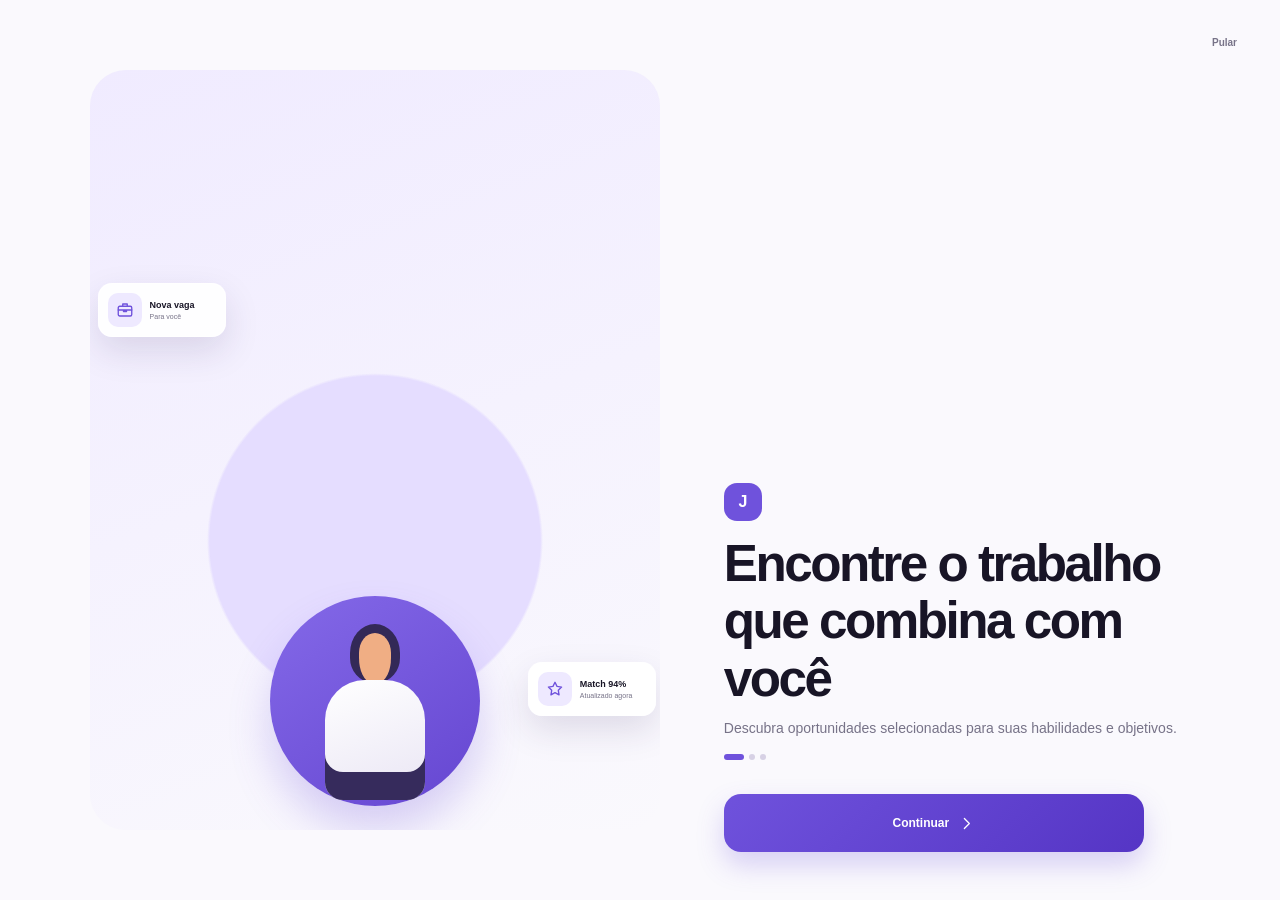
<file: index.html>
<!doctype html>
<html lang="pt-BR">
<head>
  <meta charset="utf-8">
  <meta name="viewport" content="width=device-width,initial-scale=1,viewport-fit=cover">
  <meta name="theme-color" content="#6f52dc">
  <meta name="description" content="Jobie — encontre vagas, salve oportunidades e acompanhe suas candidaturas.">
  <meta name="color-scheme" content="light">
  <meta name="apple-mobile-web-app-capable" content="yes">
  <meta name="apple-mobile-web-app-status-bar-style" content="default">
  <meta name="apple-mobile-web-app-title" content="Jobie">
  <link rel="manifest" href="./manifest.webmanifest">
  <link rel="icon" href="./assets/icons/icon-192.svg" type="image/svg+xml">
  <link rel="stylesheet" href="./assets/css/app.css">
  <title>Jobie — Portal de Vagas</title>
</head>
<body>
  <div class="app-layout">
    <main class="app-shell">
      <div id="network-status" class="network-status" role="status"></div>

      <section id="view" class="view" aria-live="polite"></section>

      <nav id="bottom-nav" class="bottom-nav" aria-label="Navegação principal">
        <a class="nav-brand" href="#/home" aria-label="Jobie — início"><span class="brand-mark">J</span><strong>jobie</strong></a>
        <button data-route="home" class="active">
          <span><svg class="icon" aria-hidden="true"><use href="#i-home"></use></svg></span>
          <small>Início</small>
        </button>
        <button data-route="search">
          <span><svg class="icon" aria-hidden="true"><use href="#i-search"></use></svg></span>
          <small>Buscar</small>
        </button>
        <button data-route="applications">
          <span><svg class="icon" aria-hidden="true"><use href="#i-document"></use></svg></span>
          <small>Candidaturas</small>
        </button>
        <button data-route="profile">
          <span><svg class="icon" aria-hidden="true"><use href="#i-user"></use></svg></span>
          <small>Perfil</small>
        </button>
        <span class="nav-spacer" aria-hidden="true"></span>
      </nav>

      <div id="modal" class="modal" aria-hidden="true">
        <section class="modal-sheet" role="dialog" aria-modal="true"></section>
      </div>

      <div id="toast" class="toast" role="status"></div>
      <section id="onboarding" class="onboarding" hidden></section>
    </main>
  </div>

  <svg class="svg-sprite" aria-hidden="true">
    <defs>
      <symbol id="i-home" viewBox="0 0 24 24"><path d="M3 11.5 12 4l9 7.5"/><path d="M5.5 10.5V20h13v-9.5"/><path d="M9.5 20v-6h5v6"/></symbol>
      <symbol id="i-search" viewBox="0 0 24 24"><circle cx="10.8" cy="10.8" r="6.8"/><path d="m16 16 4.5 4.5"/></symbol>
      <symbol id="i-document" viewBox="0 0 24 24"><path d="M6 3.5h8l4 4V21H6z"/><path d="M14 3.5V8h4M9 12h6M9 16h6"/></symbol>
      <symbol id="i-user" viewBox="0 0 24 24"><circle cx="12" cy="8" r="4"/><path d="M4.5 21c.8-4.2 3.2-6.3 7.5-6.3s6.7 2.1 7.5 6.3"/></symbol>
      <symbol id="i-bookmark" viewBox="0 0 24 24"><path d="M6.5 4.5A1.5 1.5 0 0 1 8 3h8a1.5 1.5 0 0 1 1.5 1.5V21L12 17.5 6.5 21z"/></symbol>
      <symbol id="i-bell" viewBox="0 0 24 24"><path d="M6 9a6 6 0 0 1 12 0c0 7 3 7 3 8.5H3C3 16 6 16 6 9Z"/><path d="M10 21h4"/></symbol>
      <symbol id="i-arrow-left" viewBox="0 0 24 24"><path d="m15 5-7 7 7 7"/></symbol>
      <symbol id="i-arrow-right" viewBox="0 0 24 24"><path d="m9 5 7 7-7 7"/></symbol>
      <symbol id="i-chevron-right" viewBox="0 0 24 24"><path d="m9 5 7 7-7 7"/></symbol>
      <symbol id="i-sliders" viewBox="0 0 24 24"><path d="M4 7h10M18 7h2M4 17h2M10 17h10"/><circle cx="16" cy="7" r="2"/><circle cx="8" cy="17" r="2"/></symbol>
      <symbol id="i-send" viewBox="0 0 24 24"><path d="m4 5 17 7-17 7 3-7z"/><path d="M7 12h14"/></symbol>
      <symbol id="i-calendar" viewBox="0 0 24 24"><rect x="3.5" y="5.5" width="17" height="15" rx="2"/><path d="M8 3v5M16 3v5M3.5 10h17"/></symbol>
      <symbol id="i-location" viewBox="0 0 24 24"><path d="M19 10c0 5-7 11-7 11S5 15 5 10a7 7 0 1 1 14 0Z"/><circle cx="12" cy="10" r="2.3"/></symbol>
      <symbol id="i-briefcase" viewBox="0 0 24 24"><rect x="3" y="7" width="18" height="13" rx="2"/><path d="M9 7V4h6v3M3 12h18M10 12v2h4v-2"/></symbol>
      <symbol id="i-check" viewBox="0 0 24 24"><path d="m5 12 4.5 4.5L19 7"/></symbol>
      <symbol id="i-close" viewBox="0 0 24 24"><path d="m6 6 12 12M18 6 6 18"/></symbol>
      <symbol id="i-star" viewBox="0 0 24 24"><path d="m12 3 2.7 5.5 6.1.9-4.4 4.3 1 6.1-5.4-2.9-5.4 2.9 1-6.1-4.4-4.3 6.1-.9z"/></symbol>
      <symbol id="i-edit" viewBox="0 0 24 24"><path d="m4 16-.8 4.8L8 20l11-11-4-4zM13.5 6.5l4 4"/></symbol>
      <symbol id="i-more" viewBox="0 0 24 24"><circle cx="5" cy="12" r="1"/><circle cx="12" cy="12" r="1"/><circle cx="19" cy="12" r="1"/></symbol>
      <symbol id="i-eye" viewBox="0 0 24 24"><path d="M2.5 12S6 6.5 12 6.5 21.5 12 21.5 12 18 17.5 12 17.5 2.5 12 2.5 12Z"/><circle cx="12" cy="12" r="2.5"/></symbol>
      <symbol id="i-graduation" viewBox="0 0 24 24"><path d="m2.5 9 9.5-5 9.5 5-9.5 5z"/><path d="M6 11.5V16c3.5 3 8.5 3 12 0v-4.5M21.5 9v7"/></symbol>
      <symbol id="i-shield" viewBox="0 0 24 24"><path d="M12 3 20 6v6c0 5.2-3.2 8-8 9-4.8-1-8-3.8-8-9V6z"/><path d="m8.5 12 2.2 2.2 4.8-5"/></symbol>
      <symbol id="i-download" viewBox="0 0 24 24"><path d="M12 3v12M7 10l5 5 5-5M4 20h16"/></symbol>
      <symbol id="i-code" viewBox="0 0 24 24"><path d="m8 6-6 6 6 6M16 6l6 6-6 6M14 4l-4 16"/></symbol>
      <symbol id="i-palette" viewBox="0 0 24 24"><path d="M12 3a9 9 0 0 0 0 18h1.5a2 2 0 0 0 0-4H12a2 2 0 0 1 0-4h5.5A3.5 3.5 0 0 0 21 9.5 9 9 0 0 0 12 3Z"/><circle cx="7.5" cy="10" r="1"/><circle cx="10" cy="6.5" r="1"/><circle cx="15" cy="7" r="1"/></symbol>
      <symbol id="i-chart" viewBox="0 0 24 24"><path d="M4 20V10M10 20V4M16 20v-7M22 20H2"/></symbol>
      <symbol id="i-users" viewBox="0 0 24 24"><circle cx="9" cy="8" r="3.5"/><path d="M2.5 20c.5-4 2.6-6 6.5-6s6 2 6.5 6"/><circle cx="17.5" cy="9" r="2.5"/><path d="M16.5 14c3.3-.3 5 1.4 5.5 5"/></symbol>
    </defs>
  </svg>

  <script src="./assets/js/jobs.js" defer></script>
  <script src="./assets/js/app.js" defer></script>
</body>
</html>
</file>
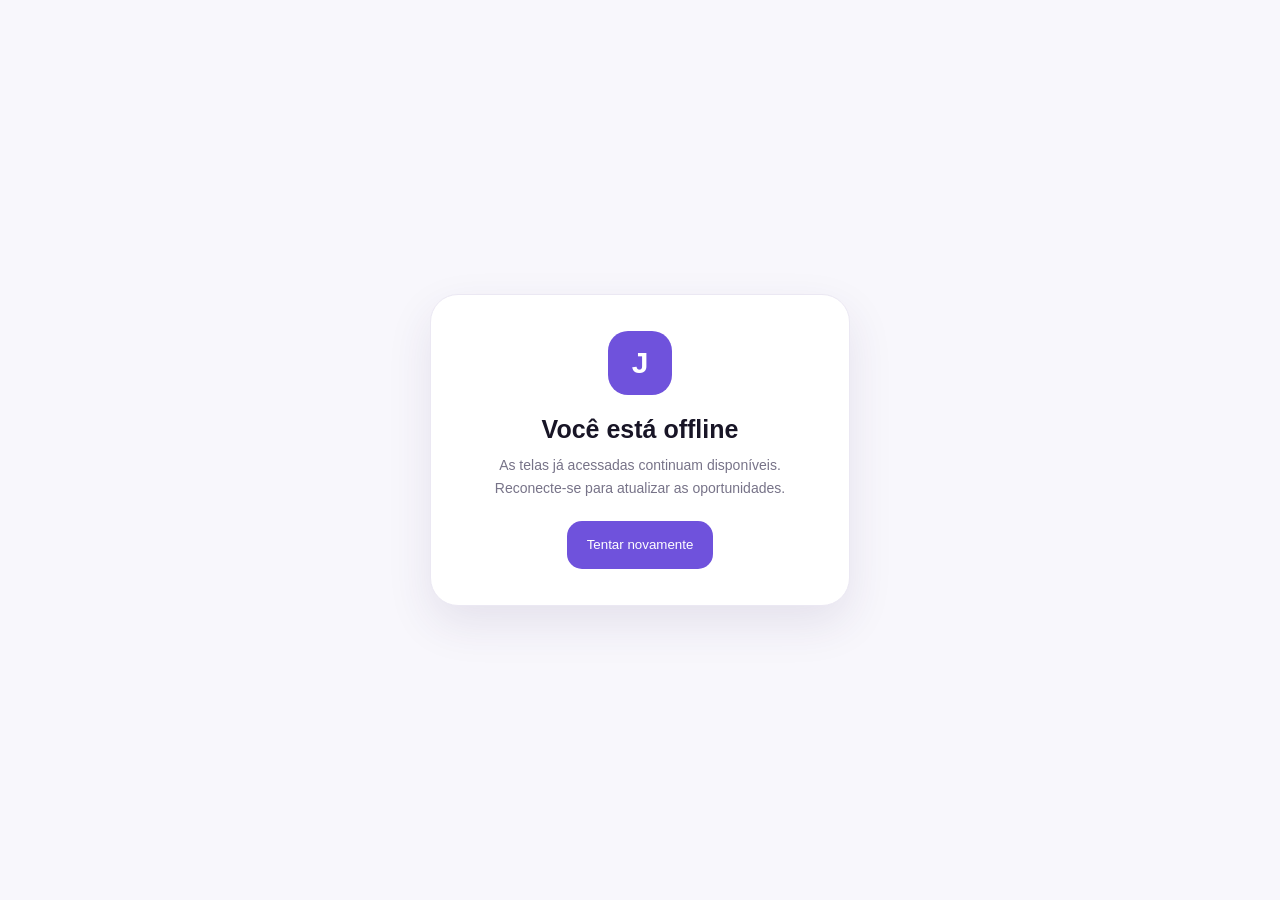
<file: offline.html>
<!doctype html>
<html lang="pt-BR">
<head>
  <meta charset="utf-8">
  <meta name="viewport" content="width=device-width,initial-scale=1">
  <meta name="theme-color" content="#6f52dc">
  <title>Jobie — Sem conexão</title>
  <style>
    *{box-sizing:border-box}body{min-height:100vh;margin:0;display:grid;place-items:center;padding:24px;color:#181526;background:#f8f7fc;font-family:Inter,-apple-system,BlinkMacSystemFont,"Segoe UI",sans-serif}.card{width:min(420px,100%);padding:36px;text-align:center;background:#fff;border:1px solid #ebe8f3;border-radius:28px;box-shadow:0 18px 45px rgba(54,41,102,.1)}.logo{width:64px;height:64px;display:grid;place-items:center;margin:0 auto 20px;color:#fff;background:#6f52dc;border-radius:20px;font-size:30px;font-weight:900}h1{margin:0 0 10px;font-size:25px}p{margin:0 0 22px;color:#777388;font-size:14px;line-height:1.6}button{min-height:48px;padding:0 20px;color:#fff;background:#6f52dc;border:0;border-radius:15px;font:700 13px inherit;cursor:pointer}
  </style>
</head>
<body>
  <main class="card">
    <div class="logo">J</div>
    <h1>Você está offline</h1>
    <p>As telas já acessadas continuam disponíveis. Reconecte-se para atualizar as oportunidades.</p>
    <button onclick="location.reload()">Tentar novamente</button>
  </main>
</body>
</html>
</file>
<file: assets/css/app.css>
:root {
  --purple: #6f52dc;
  --purple-dark: #5535c5;
  --purple-soft: #eee9ff;
  --ink: #181526;
  --muted: #777388;
  --line: #ebe8f3;
  --surface: #ffffff;
  --canvas: #f8f7fc;
  --green: #1eae88;
  --orange: #ff8a65;
  --shadow: 0 16px 45px rgba(54, 41, 102, .12);
  --radius-xl: 28px;
  --radius-lg: 22px;
  --radius-md: 16px;
  font-family: Inter, ui-sans-serif, -apple-system, BlinkMacSystemFont, "Segoe UI", sans-serif;
  color: var(--ink);
  background: #4f34b6;
  font-synthesis: none;
  text-rendering: optimizeLegibility;
}

* {
  box-sizing: border-box;
}

html,
body {
  width: 100%;
  min-height: 100%;
  margin: 0;
}

body {
  overflow: hidden;
  background:
    radial-gradient(circle at 15% 25%, rgba(255, 255, 255, .12), transparent 24rem),
    linear-gradient(135deg, #7558e6, #4b2daf);
}

button,
input,
textarea {
  font: inherit;
}

button {
  border: 0;
  cursor: pointer;
}

button,
a,
input,
textarea {
  -webkit-tap-highlight-color: transparent;
}

button:focus-visible,
input:focus-visible,
textarea:focus-visible,
[tabindex]:focus-visible {
  outline: 3px solid rgba(111, 82, 220, .25);
  outline-offset: 2px;
}

h1,
h2,
h3,
p {
  margin-top: 0;
}

.svg-sprite {
  position: fixed;
  width: 0;
  height: 0;
  overflow: hidden;
}

.icon {
  width: 21px;
  height: 21px;
  display: inline-block;
  fill: none;
  stroke: currentColor;
  stroke-width: 1.8;
  stroke-linecap: round;
  stroke-linejoin: round;
  pointer-events: none;
}

.app-layout {
  min-height: 100dvh;
  display: grid;
  grid-template-columns: minmax(360px, .9fr) minmax(500px, 1.1fr);
}

.desktop-panel {
  min-height: 100dvh;
  padding: clamp(34px, 5vw, 76px);
  color: #fff;
  position: relative;
  overflow: hidden;
  display: flex;
  flex-direction: column;
  justify-content: space-between;
}

.desktop-brand {
  color: #fff;
  display: inline-flex;
  align-items: center;
  gap: 12px;
  text-decoration: none;
  font-size: 28px;
  font-weight: 800;
  letter-spacing: -.8px;
  z-index: 2;
}

.brand-mark {
  width: 48px;
  height: 48px;
  display: inline-grid;
  place-items: center;
  border-radius: 16px;
  background: #fff;
  color: var(--purple);
  font-weight: 900;
  box-shadow: 0 12px 28px rgba(32, 19, 84, .2);
}

.brand-mark.small {
  width: 38px;
  height: 38px;
  border-radius: 13px;
  background: var(--purple);
  color: #fff;
  box-shadow: none;
}

.desktop-copy {
  max-width: 620px;
  position: relative;
  z-index: 2;
}

.desktop-pill {
  display: inline-flex;
  padding: 9px 14px;
  border-radius: 999px;
  background: rgba(255, 255, 255, .13);
  border: 1px solid rgba(255, 255, 255, .15);
  font-size: 13px;
  font-weight: 700;
  margin-bottom: 24px;
}

.desktop-copy h1 {
  font-size: clamp(44px, 5vw, 76px);
  line-height: .98;
  letter-spacing: -4px;
  margin-bottom: 26px;
  max-width: 720px;
}

.desktop-copy > p {
  color: rgba(255, 255, 255, .74);
  font-size: clamp(16px, 1.4vw, 20px);
  line-height: 1.65;
  max-width: 600px;
}

.desktop-points {
  display: grid;
  gap: 12px;
  margin-top: 30px;
  font-size: 14px;
  font-weight: 650;
}

.desktop-points span {
  display: flex;
  align-items: center;
  gap: 11px;
}

.desktop-points i {
  width: 23px;
  height: 23px;
  display: grid;
  place-items: center;
  font-style: normal;
  border-radius: 50%;
  color: #4b2daf;
  background: #fff;
}

.desktop-note {
  color: rgba(255, 255, 255, .55);
  z-index: 2;
}

.desktop-orbit {
  position: absolute;
  border: 1px solid rgba(255, 255, 255, .1);
  border-radius: 50%;
  pointer-events: none;
}

.orbit-one {
  width: 520px;
  height: 520px;
  right: -260px;
  top: 70px;
}

.orbit-two {
  width: 760px;
  height: 760px;
  right: -320px;
  bottom: -440px;
}

.app-shell {
  width: min(560px, calc(100% - 48px));
  height: min(900px, calc(100dvh - 48px));
  align-self: center;
  justify-self: center;
  position: relative;
  display: flex;
  flex-direction: column;
  background: var(--canvas);
  border: 8px solid rgba(255, 255, 255, .6);
  border-radius: 38px;
  box-shadow: 0 32px 80px rgba(29, 18, 78, .35);
  overflow: hidden;
}

.view {
  min-height: 0;
  flex: 1;
  padding: 28px 24px 0;
  overflow-y: auto;
  overscroll-behavior: contain;
  scroll-behavior: smooth;
  scrollbar-width: none;
}

.view::-webkit-scrollbar,
.featured-row::-webkit-scrollbar {
  display: none;
}

.page-header {
  min-height: 64px;
  display: flex;
  align-items: center;
  justify-content: space-between;
  gap: 14px;
  margin-bottom: 20px;
}

.page-header.compact {
  min-height: 46px;
}

.page-header h1 {
  font-size: 25px;
  line-height: 1.15;
  letter-spacing: -.8px;
  margin: 3px 0 0;
}

.page-header.compact h1 {
  font-size: 18px;
  margin: 0;
  flex: 1;
  text-align: center;
}

.page-header.compact::after {
  content: "";
  width: 44px;
}

.page-header.compact:has(.icon-button:last-child)::after {
  display: none;
}

.eyebrow {
  display: block;
  color: var(--purple);
  font-size: 11px;
  line-height: 1;
  font-weight: 800;
  text-transform: uppercase;
  letter-spacing: 1.2px;
}

.icon-button {
  width: 44px;
  height: 44px;
  display: inline-grid;
  place-items: center;
  color: var(--ink);
  background: var(--surface);
  border: 1px solid var(--line);
  border-radius: 15px;
}

.icon-button.active {
  color: var(--purple);
  background: var(--purple-soft);
  border-color: transparent;
}

.home-head {
  display: grid;
  grid-template-columns: 48px 1fr 44px;
  gap: 12px;
  align-items: center;
  margin-bottom: 22px;
}

.avatar {
  width: 48px;
  height: 48px;
  display: grid;
  place-items: center;
  position: relative;
  color: #fff;
  background: linear-gradient(145deg, #f69b73, #845ee8);
  border-radius: 17px;
  font-size: 13px;
  font-weight: 850;
  box-shadow: 0 9px 24px rgba(111, 82, 220, .2);
}

.online-dot {
  position: absolute;
  right: -1px;
  bottom: -1px;
  width: 13px;
  height: 13px;
  border: 3px solid var(--canvas);
  border-radius: 50%;
  background: #28bf8e;
}

.home-greeting span {
  color: var(--muted);
  font-size: 12px;
  font-weight: 650;
}

.home-greeting h1 {
  font-size: 18px;
  line-height: 1.25;
  letter-spacing: -.45px;
  margin: 3px 0 0;
}

.notification {
  position: relative;
}

.notification i {
  position: absolute;
  top: 9px;
  right: 10px;
  width: 7px;
  height: 7px;
  background: #ff725e;
  border: 2px solid #fff;
  border-radius: 50%;
}

.search-hero {
  height: 58px;
  display: grid;
  grid-template-columns: 24px 1fr 42px;
  align-items: center;
  gap: 10px;
  padding: 7px 8px 7px 18px;
  color: var(--muted);
  background: var(--surface);
  border: 1px solid var(--line);
  border-radius: 18px;
  box-shadow: 0 10px 30px rgba(55, 44, 96, .05);
}

.search-hero input,
.search-field input {
  width: 100%;
  min-width: 0;
  color: var(--ink);
  background: transparent;
  border: 0;
  outline: 0;
  font-size: 13px;
}

.search-hero input::placeholder,
.search-field input::placeholder {
  color: #aaa6b6;
}

.search-hero button {
  width: 42px;
  height: 42px;
  display: grid;
  place-items: center;
  color: #fff;
  background: var(--purple);
  border-radius: 13px;
}

.stats-card {
  min-height: 104px;
  display: grid;
  grid-template-columns: 1fr 1px 1fr;
  align-items: center;
  gap: 16px;
  padding: 18px;
  margin: 18px 0 26px;
  color: #fff;
  background:
    radial-gradient(circle at 90% 10%, rgba(255, 255, 255, .22), transparent 6rem),
    linear-gradient(130deg, #6f52dc, #8467ea);
  border-radius: 23px;
  box-shadow: 0 15px 32px rgba(111, 82, 220, .24);
}

.stats-card > div {
  display: grid;
  grid-template-columns: 36px 1fr;
  grid-template-rows: auto auto;
  column-gap: 10px;
  align-items: center;
}

.stat-icon {
  width: 36px;
  height: 36px;
  display: grid;
  place-items: center;
  grid-row: 1 / 3;
  border-radius: 12px;
  background: rgba(255, 255, 255, .16);
}

.stat-icon .icon {
  width: 18px;
}

.stats-card strong {
  font-size: 22px;
  line-height: 1;
}

.stats-card small {
  margin-top: 5px;
  color: rgba(255, 255, 255, .7);
  font-size: 10px;
}

.stats-divider {
  width: 1px;
  height: 46px;
  background: rgba(255, 255, 255, .2);
}

.section-title {
  min-height: 28px;
  display: flex;
  align-items: center;
  justify-content: space-between;
  gap: 16px;
  margin: 24px 0 12px;
}

.section-title h2 {
  margin: 0;
  font-size: 17px;
  letter-spacing: -.35px;
}

.section-title button {
  padding: 6px 0;
  color: var(--purple);
  background: transparent;
  font-size: 11px;
  font-weight: 750;
}

.category-grid {
  display: grid;
  grid-template-columns: 1fr 1fr;
  gap: 11px;
}

.category-card {
  min-height: 72px;
  display: flex;
  align-items: center;
  gap: 11px;
  padding: 12px;
  text-align: left;
  color: var(--ink);
  background: var(--surface);
  border: 1px solid var(--line);
  border-radius: 17px;
  transition: transform .18s ease, box-shadow .18s ease;
}

.category-card:active {
  transform: scale(.98);
}

.category-icon {
  width: 42px;
  height: 42px;
  display: grid;
  place-items: center;
  flex: 0 0 auto;
  color: var(--category);
  background: color-mix(in srgb, var(--category) 13%, white);
  border-radius: 14px;
}

.category-icon .icon {
  width: 20px;
}

.category-card strong,
.category-card small {
  display: block;
}

.category-card strong {
  font-size: 12px;
  margin-bottom: 5px;
}

.category-card small {
  color: var(--muted);
  font-size: 9px;
}

.featured-row {
  display: grid;
  grid-auto-flow: column;
  grid-auto-columns: 76%;
  gap: 13px;
  margin: 0 -24px;
  padding: 0 24px 8px;
  overflow-x: auto;
  overscroll-behavior-inline: contain;
  scroll-snap-type: inline mandatory;
  scrollbar-width: none;
}

.feature-card {
  min-height: 210px;
  padding: 17px;
  position: relative;
  color: var(--ink);
  background: var(--surface);
  border: 1px solid var(--line);
  border-radius: 22px;
  scroll-snap-align: start;
  box-shadow: 0 10px 28px rgba(55, 44, 96, .05);
}

.feature-card:nth-child(2n) {
  background: #f2eeff;
  border-color: transparent;
}

.feature-top {
  display: flex;
  justify-content: space-between;
  margin-bottom: 18px;
}

.company-logo {
  width: 47px;
  height: 47px;
  display: inline-grid;
  place-items: center;
  flex: 0 0 auto;
  color: #fff;
  background:
    linear-gradient(145deg, color-mix(in srgb, var(--logo) 72%, white), var(--logo));
  border-radius: 15px;
  font-size: 13px;
  font-weight: 900;
  letter-spacing: -.5px;
  box-shadow: 0 9px 20px color-mix(in srgb, var(--logo) 20%, transparent);
}

.company-logo.large {
  width: 66px;
  height: 66px;
  margin-bottom: 16px;
  border-radius: 21px;
  font-size: 18px;
}

.save-button {
  width: 37px;
  height: 37px;
  display: grid;
  place-items: center;
  color: #9995a8;
  background: #f5f3f9;
  border-radius: 12px;
}

.save-button .icon {
  width: 18px;
}

.save-button.saved,
.secondary-action.saved {
  color: var(--purple);
  background: var(--purple-soft);
}

.save-button.saved .icon,
.secondary-action.saved .icon,
.icon-button.active .icon {
  fill: currentColor;
}

.job-kicker {
  display: block;
  color: var(--muted);
  font-size: 10px;
  font-weight: 650;
  margin-bottom: 6px;
}

.feature-card h3,
.job-card h3,
.application-card h3 {
  margin: 0;
  line-height: 1.3;
  letter-spacing: -.25px;
}

.feature-card h3 {
  max-width: 90%;
  min-height: 42px;
  font-size: 16px;
}

.tag-row,
.detail-tags,
.skill-tags {
  display: flex;
  flex-wrap: wrap;
  gap: 7px;
}

.tag-row {
  margin-top: 14px;
}

.tag-row span,
.detail-tags span,
.skill-tags span {
  display: inline-flex;
  align-items: center;
  min-height: 27px;
  padding: 6px 9px;
  color: #6e687d;
  background: #f4f2f8;
  border-radius: 8px;
  font-size: 9px;
  font-weight: 650;
}

.feature-meta {
  display: flex;
  align-items: end;
  justify-content: space-between;
  gap: 12px;
  margin-top: 17px;
}

.feature-meta strong {
  color: var(--purple);
  font-size: 13px;
}

.feature-meta small {
  display: flex;
  align-items: center;
  gap: 3px;
  color: var(--muted);
  font-size: 9px;
}

.feature-meta .icon {
  width: 13px;
  height: 13px;
}

.job-list {
  display: grid;
  gap: 12px;
}

.job-card {
  min-height: 128px;
  display: grid;
  grid-template-columns: 48px 1fr 36px;
  align-items: start;
  gap: 12px;
  padding: 16px;
  color: var(--ink);
  background: var(--surface);
  border: 1px solid var(--line);
  border-radius: 20px;
  box-shadow: 0 8px 24px rgba(55, 44, 96, .035);
}

.job-card.compact {
  min-height: 118px;
}

.job-card-body {
  min-width: 0;
}

.job-card h3 {
  padding-right: 4px;
  font-size: 14px;
}

.job-meta {
  display: flex;
  flex-wrap: wrap;
  gap: 9px;
  margin-top: 10px;
  color: var(--muted);
  font-size: 9px;
}

.job-meta span {
  display: flex;
  align-items: center;
  gap: 3px;
}

.job-meta .icon {
  width: 13px;
  height: 13px;
}

.job-card-bottom {
  display: flex;
  align-items: center;
  justify-content: space-between;
  gap: 10px;
  margin-top: 12px;
}

.job-card-bottom strong {
  color: var(--purple);
  font-size: 11px;
}

.job-card-bottom small {
  color: #aaa6b4;
  font-size: 8px;
}

.job-card > .save-button {
  width: 34px;
  height: 34px;
}

.bottom-nav {
  min-height: 76px;
  display: grid;
  grid-template-columns: repeat(4, 1fr);
  flex: 0 0 auto;
  padding: 9px 12px calc(8px + env(safe-area-inset-bottom));
  background: rgba(255, 255, 255, .96);
  border-top: 1px solid var(--line);
  backdrop-filter: blur(16px);
  transition: margin .2s ease, opacity .2s ease;
  z-index: 30;
}

.bottom-nav.is-hidden {
  display: none;
}

.bottom-nav button {
  display: grid;
  place-items: center;
  align-content: center;
  gap: 3px;
  color: #aaa6b6;
  background: transparent;
  border-radius: 13px;
}

.bottom-nav button span {
  width: 36px;
  height: 28px;
  display: grid;
  place-items: center;
  border-radius: 11px;
}

.bottom-nav button small {
  font-size: 9px;
  font-weight: 700;
}

.bottom-nav button.active {
  color: var(--purple);
}

.bottom-nav button.active span {
  background: var(--purple-soft);
}

.bottom-nav button.active .icon {
  stroke-width: 2.1;
}

.search-toolbar {
  display: grid;
  grid-template-columns: 1fr 51px;
  gap: 10px;
  margin-bottom: 16px;
}

.search-field {
  min-height: 51px;
  display: grid;
  grid-template-columns: 23px 1fr;
  align-items: center;
  gap: 8px;
  padding: 0 15px;
  color: var(--muted);
  background: var(--surface);
  border: 1px solid var(--line);
  border-radius: 16px;
}

.filter-button {
  position: relative;
  display: grid;
  place-items: center;
  color: #fff;
  background: var(--purple);
  border-radius: 16px;
}

.filter-button b {
  position: absolute;
  top: -6px;
  right: -5px;
  width: 20px;
  height: 20px;
  display: grid;
  place-items: center;
  color: #fff;
  background: #ff725e;
  border: 2px solid var(--canvas);
  border-radius: 50%;
  font-size: 8px;
}

.active-filters {
  display: flex;
  align-items: center;
  gap: 7px;
  padding-bottom: 4px;
  margin: 0 -24px 8px;
  padding-left: 24px;
  padding-right: 24px;
  overflow-x: auto;
  scrollbar-width: none;
}

.summary-chip {
  min-width: max-content;
  display: inline-flex;
  align-items: center;
  gap: 5px;
  padding: 7px 10px;
  color: var(--purple);
  background: var(--purple-soft);
  border-radius: 999px;
  font-size: 9px;
  font-weight: 700;
}

.summary-chip .icon {
  width: 12px;
  height: 12px;
}

.active-filters > button:last-child:not(.summary-chip) {
  padding: 7px;
  color: var(--muted);
  background: transparent;
  font-size: 9px;
  font-weight: 700;
}

.result-line {
  display: flex;
  justify-content: space-between;
  align-items: center;
  gap: 12px;
  margin: 16px 0 12px;
}

.result-line strong {
  font-size: 13px;
}

.result-line span {
  color: var(--muted);
  font-size: 9px;
}

.job-detail-hero {
  text-align: center;
  padding: 8px 10px 23px;
}

.job-detail-hero .company-logo {
  display: grid;
  margin-left: auto;
  margin-right: auto;
}

.job-detail-hero h2 {
  max-width: 340px;
  margin: 8px auto 8px;
  font-size: 24px;
  letter-spacing: -.75px;
}

.job-detail-hero > p {
  display: flex;
  align-items: center;
  justify-content: center;
  gap: 4px;
  color: var(--muted);
  font-size: 11px;
}

.job-detail-hero > p .icon {
  width: 15px;
  height: 15px;
}

.detail-tags {
  justify-content: center;
  margin-top: 16px;
}

.detail-tags span {
  color: var(--purple);
  background: var(--purple-soft);
}

.salary-card {
  display: grid;
  grid-template-columns: 1.3fr 1fr;
  gap: 1px;
  padding: 1px;
  background: var(--line);
  border-radius: 18px;
  overflow: hidden;
}

.salary-card div {
  display: grid;
  gap: 6px;
  padding: 15px;
  background: var(--surface);
}

.salary-card small {
  color: var(--muted);
  font-size: 9px;
}

.salary-card strong {
  font-size: 12px;
}

.detail-section {
  padding: 21px 0;
  border-bottom: 1px solid var(--line);
}

.detail-section h3 {
  font-size: 15px;
  margin-bottom: 10px;
}

.detail-section p,
.detail-section li {
  color: #666173;
  font-size: 11px;
  line-height: 1.75;
}

.detail-section p {
  margin-bottom: 0;
}

.detail-section ul {
  display: grid;
  gap: 8px;
  padding: 0;
  margin: 0;
  list-style: none;
}

.detail-section li {
  position: relative;
  padding-left: 17px;
}

.detail-section li::before {
  content: "";
  width: 6px;
  height: 6px;
  position: absolute;
  left: 0;
  top: 7px;
  background: var(--purple);
  border-radius: 50%;
  box-shadow: 0 0 0 4px var(--purple-soft);
}

.skill-tags span {
  color: var(--purple);
  background: var(--purple-soft);
}

.company-card {
  display: grid;
  grid-template-columns: 47px 1fr 20px;
  align-items: center;
  gap: 12px;
  padding: 16px;
  margin: 20px 0;
  background: var(--surface);
  border: 1px solid var(--line);
  border-radius: 18px;
}

.company-card strong,
.company-card small {
  display: block;
}

.company-card strong {
  font-size: 12px;
}

.company-card small {
  color: var(--green);
  font-size: 9px;
  margin-top: 5px;
}

.company-card > .icon {
  color: var(--muted);
  width: 17px;
}

.detail-action {
  position: sticky;
  bottom: 0;
  display: grid;
  grid-template-columns: 52px 1fr;
  gap: 10px;
  padding: 13px 0 calc(13px + env(safe-area-inset-bottom));
  background: linear-gradient(transparent, var(--canvas) 12%, var(--canvas));
  z-index: 20;
}

.secondary-action {
  min-height: 52px;
  display: grid;
  place-items: center;
  color: var(--muted);
  background: var(--surface);
  border: 1px solid var(--line);
  border-radius: 16px;
}

.primary-action {
  min-height: 52px;
  display: inline-flex;
  align-items: center;
  justify-content: center;
  gap: 8px;
  padding: 0 18px;
  color: #fff;
  background: linear-gradient(135deg, var(--purple), var(--purple-dark));
  border-radius: 16px;
  font-size: 12px;
  font-weight: 800;
  box-shadow: 0 12px 24px rgba(111, 82, 220, .22);
}

.primary-action .icon {
  width: 17px;
}

.primary-action.full {
  width: 100%;
}

.application-summary {
  display: grid;
  grid-template-columns: repeat(3, 1fr);
  gap: 1px;
  padding: 1px;
  background: var(--line);
  border-radius: 18px;
  overflow: hidden;
}

.application-summary div {
  display: grid;
  gap: 4px;
  padding: 14px 7px;
  text-align: center;
  background: var(--surface);
}

.application-summary strong {
  color: var(--purple);
  font-size: 20px;
}

.application-summary span {
  color: var(--muted);
  font-size: 8px;
}

.tab-row {
  display: grid;
  grid-template-columns: 1fr 1fr;
  margin: 20px 0 14px;
  padding: 4px;
  background: #ece9f3;
  border-radius: 13px;
}

.tab-row button {
  min-height: 36px;
  color: var(--muted);
  background: transparent;
  border-radius: 10px;
  font-size: 10px;
  font-weight: 700;
}

.tab-row button.active {
  color: var(--ink);
  background: #fff;
  box-shadow: 0 5px 12px rgba(55, 44, 96, .08);
}

.application-list {
  display: grid;
  gap: 12px;
}

.application-card {
  padding: 16px;
  background: var(--surface);
  border: 1px solid var(--line);
  border-radius: 20px;
}

.application-card-head {
  display: grid;
  grid-template-columns: 46px 1fr auto;
  align-items: center;
  gap: 10px;
}

.application-card-head .company-logo {
  width: 46px;
  height: 46px;
}

.application-card h3 {
  font-size: 12px;
}

.status-badge {
  min-width: max-content;
  padding: 6px 8px;
  color: var(--purple);
  background: var(--purple-soft);
  border-radius: 8px;
  font-size: 8px;
  font-weight: 800;
}

.status-3 {
  color: #d2762f;
  background: #fff0dd;
}

.application-progress {
  display: grid;
  grid-template-columns: repeat(4, 1fr);
  margin-top: 22px;
}

.application-progress span {
  position: relative;
  text-align: center;
}

.application-progress span::before {
  content: "";
  height: 2px;
  position: absolute;
  top: 5px;
  left: 0;
  right: 0;
  background: #e4e0ec;
}

.application-progress span:first-child::before {
  left: 50%;
}

.application-progress span:last-child::before {
  right: 50%;
}

.application-progress i {
  width: 11px;
  height: 11px;
  display: block;
  position: relative;
  margin: 0 auto 7px;
  background: #ddd8e8;
  border: 3px solid #f4f2f7;
  border-radius: 50%;
  z-index: 2;
}

.application-progress span.done::before,
.application-progress span.done i {
  background: var(--purple);
}

.application-progress small {
  color: var(--muted);
  font-size: 7px;
}

.application-foot {
  display: flex;
  align-items: center;
  justify-content: space-between;
  gap: 8px;
  margin-top: 17px;
  padding-top: 11px;
  border-top: 1px solid var(--line);
}

.application-foot span {
  color: var(--muted);
  font-size: 8px;
}

.application-foot button {
  display: inline-flex;
  align-items: center;
  gap: 2px;
  color: var(--purple);
  background: transparent;
  font-size: 8px;
  font-weight: 750;
}

.application-foot .icon {
  width: 12px;
  height: 12px;
}

.profile-card {
  display: grid;
  grid-template-columns: 68px 1fr 36px;
  align-items: center;
  gap: 13px;
  padding: 17px;
  color: #fff;
  background:
    radial-gradient(circle at 100% 0, rgba(255, 255, 255, .2), transparent 9rem),
    linear-gradient(135deg, #7052dd, #8467e9);
  border-radius: 23px;
  box-shadow: 0 16px 36px rgba(111, 82, 220, .22);
}

.profile-avatar {
  width: 68px;
  height: 68px;
  display: grid;
  place-items: center;
  position: relative;
  color: #fff;
  background: linear-gradient(145deg, #f5a078, #5641b6);
  border: 3px solid rgba(255, 255, 255, .72);
  border-radius: 22px;
  font-weight: 850;
}

.profile-avatar span {
  position: absolute;
  right: -8px;
  bottom: -7px;
  padding: 4px 6px;
  color: var(--purple);
  background: #fff;
  border-radius: 7px;
  font-size: 7px;
}

.profile-card h2 {
  margin: 0;
  font-size: 17px;
}

.profile-card p {
  margin: 4px 0 6px;
  color: rgba(255, 255, 255, .75);
  font-size: 10px;
}

.profile-card small {
  display: flex;
  align-items: center;
  gap: 3px;
  color: rgba(255, 255, 255, .66);
  font-size: 8px;
}

.profile-card small .icon {
  width: 12px;
  height: 12px;
}

.profile-card > button {
  width: 35px;
  height: 35px;
  display: grid;
  place-items: center;
  color: #fff;
  background: rgba(255, 255, 255, .15);
  border-radius: 11px;
}

.profile-card > button .icon {
  width: 16px;
}

.completion-card {
  padding: 15px;
  margin-top: 14px;
  background: var(--surface);
  border: 1px solid var(--line);
  border-radius: 17px;
}

.completion-head {
  display: flex;
  align-items: center;
  justify-content: space-between;
  gap: 10px;
}

.completion-head strong,
.completion-head span {
  display: block;
}

.completion-head strong {
  font-size: 11px;
}

.completion-head span {
  margin-top: 4px;
  color: var(--muted);
  font-size: 8px;
}

.completion-head b {
  color: var(--purple);
  font-size: 13px;
}

.progress-bar {
  height: 6px;
  margin-top: 12px;
  background: #ece9f4;
  border-radius: 999px;
  overflow: hidden;
}

.progress-bar i {
  height: 100%;
  display: block;
  background: linear-gradient(90deg, var(--purple), #967fec);
  border-radius: inherit;
}

.profile-metrics {
  display: grid;
  grid-template-columns: repeat(3, 1fr);
  gap: 9px;
  margin-top: 14px;
}

.profile-metrics button {
  min-height: 92px;
  display: grid;
  place-items: center;
  align-content: center;
  gap: 4px;
  color: var(--ink);
  background: var(--surface);
  border: 1px solid var(--line);
  border-radius: 17px;
}

.profile-metrics span {
  width: 30px;
  height: 30px;
  display: grid;
  place-items: center;
  color: var(--purple);
  background: var(--purple-soft);
  border-radius: 10px;
}

.profile-metrics .icon {
  width: 16px;
}

.profile-metrics strong {
  font-size: 16px;
}

.profile-metrics small {
  color: var(--muted);
  font-size: 8px;
}

.resume-card {
  padding: 15px;
  margin-top: 14px;
  background: var(--surface);
  border: 1px solid var(--line);
  border-radius: 18px;
}

.resume-title {
  display: grid;
  grid-template-columns: 41px 1fr 28px;
  align-items: center;
  gap: 10px;
}

.resume-title > span {
  width: 41px;
  height: 41px;
  display: grid;
  place-items: center;
  color: #fff;
  background: var(--purple);
  border-radius: 13px;
}

.resume-title strong,
.resume-title small {
  display: block;
}

.resume-title strong {
  font-size: 10px;
}

.resume-title small {
  max-width: 210px;
  margin-top: 5px;
  color: var(--muted);
  font-size: 8px;
  white-space: nowrap;
  overflow: hidden;
  text-overflow: ellipsis;
}

.resume-title button {
  color: var(--muted);
  background: transparent;
}

.resume-info {
  display: flex;
  justify-content: space-between;
  gap: 8px;
  padding-top: 11px;
  margin-top: 11px;
  border-top: 1px solid var(--line);
  color: var(--muted);
  font-size: 8px;
}

.resume-info b {
  color: var(--green);
}

.profile-skills {
  margin-bottom: 17px;
}

.menu-card {
  display: grid;
  background: var(--surface);
  border: 1px solid var(--line);
  border-radius: 19px;
  overflow: hidden;
}

.menu-card button {
  min-height: 66px;
  display: grid;
  grid-template-columns: 39px 1fr 18px;
  align-items: center;
  gap: 11px;
  padding: 11px 14px;
  text-align: left;
  color: var(--ink);
  background: transparent;
  border-bottom: 1px solid var(--line);
}

.menu-card button:last-child {
  border-bottom: 0;
}

.menu-icon {
  width: 39px;
  height: 39px;
  display: grid;
  place-items: center;
  color: var(--purple);
  background: var(--purple-soft);
  border-radius: 12px;
}

.menu-icon .icon {
  width: 18px;
}

.menu-card strong,
.menu-card small {
  display: block;
}

.menu-card strong {
  font-size: 10px;
}

.menu-card small {
  margin-top: 5px;
  color: var(--muted);
  font-size: 8px;
}

.menu-card > button > .icon {
  width: 15px;
  color: #aaa5b5;
}

.install-button {
  width: 100%;
  min-height: 68px;
  display: grid;
  grid-template-columns: 42px 1fr 18px;
  align-items: center;
  gap: 11px;
  padding: 12px 15px;
  margin-top: 15px;
  text-align: left;
  color: var(--ink);
  background: #eefaf6;
  border: 1px solid #d8f0e8;
  border-radius: 18px;
}

.install-button > .icon:first-child {
  width: 42px;
  height: 42px;
  padding: 11px;
  color: #fff;
  background: var(--green);
  border-radius: 13px;
}

.install-button strong,
.install-button small {
  display: block;
}

.install-button strong {
  font-size: 10px;
}

.install-button small {
  margin-top: 5px;
  color: #5f7e74;
  font-size: 8px;
}

.install-button > .icon:last-child {
  width: 15px;
  color: #73a495;
}

.reset-button {
  width: 100%;
  padding: 12px;
  margin-top: 10px;
  color: var(--muted);
  background: transparent;
  font-size: 9px;
  font-weight: 700;
}

.app-version {
  text-align: center;
  color: #aaa5b4;
  font-size: 8px;
}

.modal {
  position: absolute;
  inset: 0;
  display: flex;
  align-items: flex-end;
  background: rgba(24, 18, 48, .45);
  opacity: 0;
  visibility: hidden;
  backdrop-filter: blur(4px);
  transition: opacity .2s ease, visibility .2s ease;
  z-index: 100;
}

.modal.open {
  opacity: 1;
  visibility: visible;
}

.modal-sheet {
  width: 100%;
  max-height: 88%;
  padding: 10px 24px calc(24px + env(safe-area-inset-bottom));
  background: var(--surface);
  border-radius: 27px 27px 0 0;
  overflow-y: auto;
  transform: translateY(25px);
  transition: transform .25s ease;
}

.modal.open .modal-sheet {
  transform: translateY(0);
}

.modal-handle {
  width: 38px;
  height: 4px;
  margin: 0 auto 18px;
  background: #dcd8e6;
  border-radius: 99px;
}

.modal-title {
  display: flex;
  align-items: center;
  justify-content: space-between;
  gap: 15px;
  margin-bottom: 20px;
}

.modal-title h2 {
  margin: 5px 0 0;
  font-size: 21px;
  letter-spacing: -.5px;
}

.modal-title button {
  width: 38px;
  height: 38px;
  display: grid;
  place-items: center;
  color: var(--muted);
  background: #f4f2f8;
  border-radius: 12px;
}

.filter-group {
  margin: 20px 0;
}

.filter-group h3 {
  margin-bottom: 10px;
  font-size: 12px;
}

.filter-chips {
  display: flex;
  flex-wrap: wrap;
  gap: 8px;
}

.filter-chip {
  min-height: 35px;
  display: inline-flex;
  align-items: center;
  gap: 5px;
  padding: 7px 11px;
  color: #6d6878;
  background: #f5f3f8;
  border: 1px solid transparent;
  border-radius: 10px;
  font-size: 9px;
  font-weight: 700;
}

.filter-chip.active {
  color: var(--purple);
  background: var(--purple-soft);
  border-color: color-mix(in srgb, var(--purple) 20%, white);
}

.filter-chip .icon {
  width: 13px;
  height: 13px;
}

.modal-actions {
  display: grid;
  grid-template-columns: .7fr 1.3fr;
  gap: 10px;
  margin-top: 24px;
}

.text-action {
  color: var(--muted);
  background: #f4f2f8;
  border-radius: 16px;
  font-size: 10px;
  font-weight: 750;
}

.apply-company {
  display: grid;
  grid-template-columns: 48px 1fr;
  align-items: center;
  gap: 11px;
  padding: 13px;
  margin-bottom: 18px;
  background: var(--canvas);
  border-radius: 16px;
}

.apply-company strong,
.apply-company small {
  display: block;
}

.apply-company strong {
  font-size: 11px;
}

.apply-company small {
  margin-top: 5px;
  color: var(--muted);
  font-size: 8px;
}

.form-label {
  display: grid;
  gap: 8px;
  margin: 15px 0;
  color: var(--ink);
  font-size: 10px;
  font-weight: 750;
}

.selected-resume {
  min-height: 58px;
  display: grid;
  grid-template-columns: 34px 1fr 20px;
  align-items: center;
  gap: 9px;
  padding: 11px;
  color: var(--ink);
  background: var(--canvas);
  border: 1px solid var(--line);
  border-radius: 14px;
}

.selected-resume > .icon:first-child {
  width: 34px;
  height: 34px;
  padding: 8px;
  color: var(--purple);
  background: var(--purple-soft);
  border-radius: 10px;
}

.selected-resume > .icon:last-child {
  width: 18px;
  color: var(--green);
}

.selected-resume strong,
.selected-resume small {
  display: block;
}

.selected-resume strong {
  font-size: 9px;
}

.selected-resume small {
  margin-top: 4px;
  color: var(--muted);
  font-size: 8px;
  font-weight: 500;
}

.form-label textarea {
  width: 100%;
  padding: 12px;
  color: var(--ink);
  background: var(--canvas);
  border: 1px solid var(--line);
  border-radius: 14px;
  outline: 0;
  resize: vertical;
  font-size: 10px;
  line-height: 1.55;
}

.form-label textarea:focus {
  border-color: var(--purple);
}

.consent {
  display: grid;
  grid-template-columns: 17px 1fr;
  gap: 9px;
  align-items: start;
  margin: 17px 0;
  color: var(--muted);
  font-size: 8px;
  line-height: 1.5;
}

.consent input {
  width: 16px;
  height: 16px;
  margin: 0;
  accent-color: var(--purple);
}

.empty-state {
  min-height: 300px;
  display: grid;
  place-items: center;
  align-content: center;
  text-align: center;
  padding: 30px;
}

.empty-state > span {
  width: 64px;
  height: 64px;
  display: grid;
  place-items: center;
  color: var(--purple);
  background: var(--purple-soft);
  border-radius: 22px;
}

.empty-state > span .icon {
  width: 28px;
  height: 28px;
}

.empty-state h3 {
  margin: 16px 0 7px;
  font-size: 15px;
}

.empty-state p {
  max-width: 260px;
  margin-bottom: 16px;
  color: var(--muted);
  font-size: 10px;
  line-height: 1.6;
}

.empty-state button {
  padding: 10px 14px;
  color: #fff;
  background: var(--purple);
  border-radius: 11px;
  font-size: 9px;
  font-weight: 750;
}

.onboarding {
  position: absolute;
  inset: 0;
  padding: max(24px, env(safe-area-inset-top)) 26px max(27px, env(safe-area-inset-bottom));
  background: #faf9fd;
  z-index: 200;
  transition: opacity .28s ease, transform .28s ease;
}

.onboarding.leaving {
  opacity: 0;
  transform: scale(1.03);
}

.onboarding-skip {
  position: absolute;
  top: max(22px, env(safe-area-inset-top));
  right: 24px;
  padding: 9px;
  color: var(--muted);
  background: transparent;
  font-size: 10px;
  font-weight: 700;
  z-index: 2;
}

.onboarding-art {
  height: 47%;
  min-height: 310px;
  position: relative;
  overflow: hidden;
  background:
    radial-gradient(circle at 50% 62%, #e5ddff 0 30%, transparent 30.5%),
    linear-gradient(160deg, #f0ebff, #faf9fd);
  border-radius: 0 0 45% 45%;
}

.art-circle {
  width: 210px;
  height: 210px;
  position: absolute;
  left: 50%;
  bottom: 24px;
  transform: translateX(-50%);
  background: linear-gradient(145deg, #8469e8, #6546d1);
  border-radius: 50%;
  box-shadow: 0 25px 40px rgba(111, 82, 220, .25);
}

.art-person {
  width: 100px;
  height: 180px;
  position: absolute;
  left: 50%;
  bottom: 26px;
  transform: translateX(-50%);
  z-index: 2;
}

.art-person i {
  width: 50px;
  height: 58px;
  display: block;
  margin: 0 auto;
  background: #f0ae84;
  border: 9px solid #332957;
  border-bottom: 0;
  border-radius: 50% 50% 42% 42%;
}

.art-person b {
  width: 100px;
  height: 120px;
  display: block;
  margin-top: -2px;
  background: linear-gradient(160deg, #fff, #e9e5f4);
  border-radius: 40px 40px 18px 18px;
  box-shadow: inset 0 -28px #362b5c;
}

.apply-scene .art-person b {
  box-shadow: inset 0 -28px #1ea988;
}

.track-scene .art-person b {
  box-shadow: inset 0 -28px #f0a85c;
}

.art-card {
  min-width: 128px;
  min-height: 54px;
  display: grid;
  grid-template-columns: 34px 1fr;
  align-items: center;
  gap: 8px;
  position: absolute;
  padding: 9px;
  color: var(--ink);
  background: rgba(255, 255, 255, .92);
  border: 1px solid rgba(255, 255, 255, .8);
  border-radius: 14px;
  box-shadow: 0 14px 35px rgba(43, 32, 86, .13);
  z-index: 3;
}

.art-card > .icon {
  width: 34px;
  height: 34px;
  padding: 8px;
  color: var(--purple);
  background: var(--purple-soft);
  border-radius: 10px;
}

.art-card b,
.art-card small {
  display: block;
}

.art-card b {
  font-size: 9px;
}

.art-card small {
  margin-top: 3px;
  color: var(--muted);
  font-size: 7px;
}

.card-one {
  left: 8px;
  top: 28%;
  animation: float 3.8s ease-in-out infinite;
}

.card-two {
  right: 4px;
  bottom: 15%;
  animation: float 4.2s ease-in-out .5s infinite;
}

.onboarding-copy {
  display: grid;
  justify-items: center;
  text-align: center;
  padding: 24px 4px 0;
}

.onboarding-copy h1 {
  max-width: 360px;
  margin: 14px 0 10px;
  font-size: 28px;
  line-height: 1.12;
  letter-spacing: -1.2px;
}

.onboarding-copy p {
  max-width: 330px;
  margin-bottom: 14px;
  color: var(--muted);
  font-size: 11px;
  line-height: 1.65;
}

.onboarding-dots {
  display: flex;
  gap: 5px;
}

.onboarding-dots i {
  width: 6px;
  height: 6px;
  background: #d7d1e5;
  border-radius: 99px;
  transition: width .2s ease, background .2s ease;
}

.onboarding-dots i.active {
  width: 20px;
  background: var(--purple);
}

.onboarding-next {
  min-height: 54px;
  display: flex;
  align-items: center;
  justify-content: center;
  gap: 9px;
  position: absolute;
  left: 26px;
  right: 26px;
  bottom: max(27px, env(safe-area-inset-bottom));
  color: #fff;
  background: linear-gradient(135deg, var(--purple), var(--purple-dark));
  border-radius: 17px;
  font-size: 12px;
  font-weight: 800;
  box-shadow: 0 13px 27px rgba(111, 82, 220, .25);
}

.onboarding-next .icon {
  width: 17px;
}

.toast {
  max-width: calc(100% - 40px);
  min-height: 44px;
  display: flex;
  align-items: center;
  position: absolute;
  left: 50%;
  bottom: 92px;
  padding: 10px 15px;
  color: #fff;
  background: #282235;
  border-radius: 13px;
  box-shadow: var(--shadow);
  font-size: 10px;
  font-weight: 700;
  opacity: 0;
  visibility: hidden;
  transform: translate(-50%, 14px);
  transition: .2s ease;
  z-index: 300;
}

.toast.show {
  opacity: 1;
  visibility: visible;
  transform: translate(-50%, 0);
}

.toast.success {
  background: #188466;
}

.network-status {
  position: absolute;
  top: max(10px, env(safe-area-inset-top));
  left: 50%;
  padding: 7px 12px;
  color: #fff;
  background: #272232;
  border-radius: 99px;
  font-size: 8px;
  font-weight: 750;
  opacity: 0;
  visibility: hidden;
  transform: translate(-50%, -12px);
  transition: .2s ease;
  z-index: 350;
}

.network-status.visible {
  opacity: 1;
  visibility: visible;
  transform: translate(-50%, 0);
}

.network-status.online {
  background: #188466;
}

.network-status.offline {
  background: #b46032;
}

.bottom-space {
  height: 25px;
}

@keyframes float {
  0%, 100% { transform: translateY(0) rotate(-1deg); }
  50% { transform: translateY(-8px) rotate(1deg); }
}

@media (max-width: 900px) {
  body {
    background: var(--canvas);
  }

  .app-layout {
    display: block;
    min-height: 100dvh;
  }

  .desktop-panel {
    display: none;
  }

  .app-shell {
    width: 100%;
    height: 100dvh;
    max-width: none;
    border: 0;
    border-radius: 0;
    box-shadow: none;
  }

  .view {
    padding-top: max(24px, env(safe-area-inset-top));
  }
}

@media (max-width: 390px) {
  .view {
    padding-left: 18px;
    padding-right: 18px;
  }

  .featured-row,
  .active-filters {
    margin-left: -18px;
    margin-right: -18px;
    padding-left: 18px;
    padding-right: 18px;
  }

  .stats-card {
    gap: 10px;
    padding: 15px 12px;
  }

  .stats-card strong {
    font-size: 19px;
  }

  .stats-card small {
    font-size: 8px;
  }

  .category-card {
    padding: 10px;
  }

  .category-icon {
    width: 38px;
    height: 38px;
  }

  .application-card-head {
    grid-template-columns: 42px 1fr;
  }

  .application-card-head .status-badge {
    grid-column: 2;
    justify-self: start;
  }

  .onboarding-copy h1 {
    font-size: 24px;
  }
}

@media (max-height: 700px) {
  .onboarding-art {
    height: 42%;
    min-height: 250px;
  }

  .onboarding-copy {
    padding-top: 13px;
  }

  .onboarding-copy h1 {
    margin-top: 8px;
    font-size: 23px;
  }

  .onboarding-copy p {
    margin-bottom: 8px;
  }
}

@media (prefers-reduced-motion: reduce) {
  *,
  *::before,
  *::after {
    scroll-behavior: auto !important;
    animation-duration: .01ms !important;
    animation-iteration-count: 1 !important;
    transition-duration: .01ms !important;
  }
}

/* =========================================================
   SITE PWA FULLSCREEN — desktop, tablet e mobile
   ========================================================= */
body {
  overflow: hidden;
  background: var(--canvas);
}

.app-layout {
  width: 100%;
  min-height: 100dvh;
  display: block;
}

.app-shell {
  width: 100%;
  max-width: none;
  height: 100dvh;
  position: relative;
  display: grid;
  grid-template-columns: 96px minmax(0, 1fr);
  grid-template-rows: minmax(0, 1fr);
  align-self: auto;
  justify-self: auto;
  background: var(--canvas);
  border: 0;
  border-radius: 0;
  box-shadow: none;
  overflow: hidden;
}

.view {
  width: 100%;
  max-width: 1280px;
  min-height: 0;
  grid-column: 2;
  grid-row: 1;
  justify-self: center;
  padding: 40px clamp(32px, 5vw, 72px) 32px;
}

.bottom-nav {
  width: 96px;
  min-height: 0;
  grid-column: 1;
  grid-row: 1;
  display: flex;
  flex-direction: column;
  align-items: stretch;
  gap: 7px;
  padding: 25px 12px;
  background: #fff;
  border-top: 0;
  border-right: 1px solid var(--line);
  backdrop-filter: none;
}

.nav-brand {
  display: grid;
  justify-items: center;
  gap: 7px;
  margin-bottom: 24px;
  color: var(--ink);
  text-decoration: none;
}

.nav-brand .brand-mark {
  width: 46px;
  height: 46px;
  color: #fff;
  background: var(--purple);
  border-radius: 15px;
  box-shadow: 0 10px 24px rgba(111, 82, 220, .22);
}

.nav-brand strong {
  font-size: 12px;
  letter-spacing: -.3px;
}

.nav-spacer {
  flex: 1;
}

.bottom-nav button {
  min-height: 66px;
  display: flex;
  flex-direction: column;
  align-items: center;
  justify-content: center;
  gap: 4px;
  flex: 0 0 auto;
}

.bottom-nav button span {
  width: 42px;
  height: 34px;
}

.bottom-nav button small {
  font-size: 9px;
}

.bottom-nav.is-hidden {
  display: flex;
}

.category-grid {
  grid-template-columns: repeat(4, minmax(0, 1fr));
}

.featured-row {
  grid-auto-flow: initial;
  grid-auto-columns: initial;
  grid-template-columns: repeat(4, minmax(0, 1fr));
  margin: 0;
  padding: 0 0 8px;
  overflow: visible;
  scroll-snap-type: none;
}

.feature-card {
  min-width: 0;
  scroll-snap-align: none;
}

.job-list,
.application-list {
  grid-template-columns: repeat(2, minmax(0, 1fr));
}

.job-detail-hero,
.salary-card,
.detail-section,
.company-card,
.detail-action {
  width: min(900px, 100%);
  margin-left: auto;
  margin-right: auto;
}

.detail-action {
  padding-left: 0;
  padding-right: 0;
}

.modal {
  align-items: center;
  justify-content: center;
  padding: 32px;
}

.modal-sheet {
  width: min(620px, 100%);
  max-height: min(820px, calc(100dvh - 64px));
  padding: 12px 28px 28px;
  border-radius: 28px;
}

.toast {
  bottom: 28px;
}

.onboarding {
  display: grid;
  grid-template-columns: minmax(420px, 1.1fr) minmax(360px, .9fr);
  grid-template-rows: minmax(0, 1fr) auto;
  gap: 34px 64px;
  align-items: center;
  padding: 48px clamp(48px, 7vw, 110px);
}

.onboarding[hidden] {
  display: none;
}

.onboarding-art {
  width: 100%;
  height: 100%;
  min-height: 500px;
  max-height: 760px;
  grid-column: 1;
  grid-row: 1 / 3;
  border-radius: 36px;
}

.onboarding-copy {
  grid-column: 2;
  grid-row: 1;
  justify-items: start;
  align-self: end;
  padding: 0;
  text-align: left;
}

.onboarding-copy h1 {
  max-width: 540px;
  font-size: clamp(38px, 4vw, 62px);
  letter-spacing: -2.5px;
}

.onboarding-copy p {
  max-width: 520px;
  font-size: 14px;
}

.onboarding-next {
  width: min(420px, 100%);
  min-height: 58px;
  position: static;
  grid-column: 2;
  grid-row: 2;
  align-self: start;
}

.onboarding-skip {
  top: 28px;
  right: 34px;
}

@media (min-width: 901px) {
  .home-head {
    grid-template-columns: 52px minmax(0, 1fr) 46px;
  }

  .home-greeting h1 {
    font-size: 23px;
  }

  .search-hero {
    max-width: 760px;
  }

  .stats-card {
    max-width: 760px;
  }

  .profile-card,
  .completion-card,
  .profile-metrics,
  .resume-card,
  .profile-skills,
  .menu-card,
  .install-button,
  .reset-button,
  .app-version {
    width: min(920px, 100%);
    margin-left: auto;
    margin-right: auto;
  }

  .profile-card {
    margin-top: 0;
  }
}

@media (max-width: 1100px) and (min-width: 901px) {
  .featured-row {
    grid-template-columns: repeat(2, minmax(0, 1fr));
  }

  .category-grid {
    grid-template-columns: repeat(2, minmax(0, 1fr));
  }
}

@media (max-width: 900px) {
  body {
    background: var(--canvas);
  }

  .app-layout {
    min-height: 100dvh;
  }

  .app-shell {
    width: 100%;
    height: 100dvh;
    display: flex;
    border: 0;
    border-radius: 0;
    box-shadow: none;
  }

  .view {
    width: 100%;
    max-width: none;
    min-height: 0;
    padding: max(24px, env(safe-area-inset-top)) 24px 0;
  }

  .bottom-nav {
    width: auto;
    min-height: 76px;
    display: grid;
    grid-template-columns: repeat(4, 1fr);
    flex-direction: initial;
    gap: 0;
    padding: 9px 12px calc(8px + env(safe-area-inset-bottom));
    border-top: 1px solid var(--line);
    border-right: 0;
    backdrop-filter: blur(16px);
  }

  .bottom-nav.is-hidden {
    display: none;
  }

  .bottom-nav button {
    min-height: auto;
    display: grid;
    flex-direction: initial;
    gap: 3px;
  }

  .bottom-nav button span {
    width: 36px;
    height: 28px;
  }

  .nav-brand,
  .nav-spacer {
    display: none;
  }

  .category-grid {
    grid-template-columns: 1fr 1fr;
  }

  .featured-row {
    display: grid;
    grid-auto-flow: column;
    grid-auto-columns: 76%;
    grid-template-columns: none;
    margin: 0 -24px;
    padding: 0 24px 8px;
    overflow-x: auto;
    scroll-snap-type: inline mandatory;
  }

  .feature-card {
    scroll-snap-align: start;
  }

  .job-list,
  .application-list {
    grid-template-columns: 1fr;
  }

  .job-detail-hero,
  .salary-card,
  .detail-section,
  .company-card,
  .detail-action {
    width: 100%;
  }

  .modal {
    align-items: flex-end;
    justify-content: stretch;
    padding: 0;
  }

  .modal-sheet {
    width: 100%;
    max-height: 88%;
    padding: 10px 24px calc(24px + env(safe-area-inset-bottom));
    border-radius: 27px 27px 0 0;
  }

  .toast {
    bottom: 92px;
  }

  .onboarding {
    display: block;
    padding: max(24px, env(safe-area-inset-top)) 26px max(27px, env(safe-area-inset-bottom));
  }

  .onboarding[hidden] {
    display: none;
  }

  .onboarding-art {
    width: auto;
    height: 47%;
    min-height: 310px;
    max-height: none;
    border-radius: 0 0 45% 45%;
  }

  .onboarding-copy {
    display: grid;
    justify-items: center;
    padding: 24px 4px 0;
    text-align: center;
  }

  .onboarding-copy h1 {
    max-width: 360px;
    font-size: 28px;
    letter-spacing: -1.2px;
  }

  .onboarding-copy p {
    max-width: 330px;
    font-size: 11px;
  }

  .onboarding-next {
    width: auto;
    min-height: 54px;
    position: absolute;
    left: 26px;
    right: 26px;
    bottom: max(27px, env(safe-area-inset-bottom));
  }

  .onboarding-skip {
    top: max(22px, env(safe-area-inset-top));
    right: 24px;
  }
}

@media (max-width: 390px) {
  .view {
    padding-left: 18px;
    padding-right: 18px;
  }

  .featured-row {
    margin-left: -18px;
    margin-right: -18px;
    padding-left: 18px;
    padding-right: 18px;
  }
}
</file>
